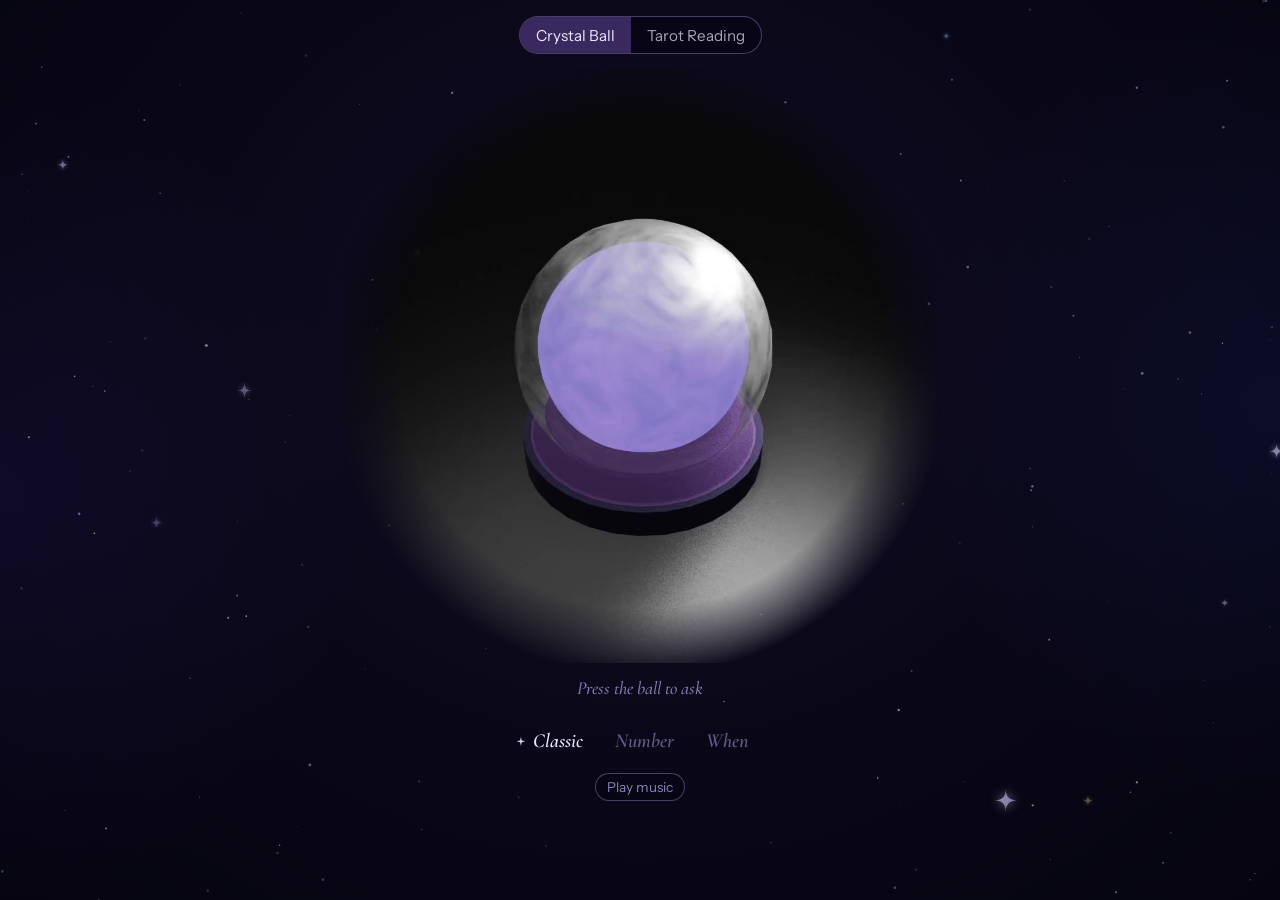
<file: index.html>
<!doctype html>
<html lang="en">
<head>
  <meta charset="utf-8">
  <meta name="viewport" content="width=device-width, initial-scale=1">
  <title>Magic Eight Ball</title>
  <link rel="preconnect" href="https://fonts.googleapis.com">
  <link rel="preconnect" href="https://fonts.gstatic.com" crossorigin>
  <link href="https://fonts.googleapis.com/css2?family=Cormorant+Garamond:ital,wght@1,500;1,600&family=Instrument+Sans:wght@400;500&display=swap" rel="stylesheet">
  <link rel="stylesheet" href="style.css">
</head>
<body>
  <canvas id="stars" aria-hidden="true"></canvas>
  <main>
    <audio id="background-music" src="Wizard_Tower_Theme.mp3"
           loop preload="auto" autoplay></audio>
    <nav class="page-switch" aria-label="Pages">
      <a class="page-link is-active" href="index.html" aria-current="page">Crystal Ball</a>
      <a class="page-link" href="tarot.html">Tarot Reading</a>
    </nav>

    <section class="mode-panel" id="orb-panel">
      <audio id="fart-sound" src="fart_sound.wav" preload="auto"></audio>
    <div class="frame" id="frame">
        <div class="stage">
          <video id="loop" src="eightball.mp4" poster="poster.jpg"
                 autoplay loop muted playsinline preload="auto" aria-hidden="true"></video>
          <div class="window" aria-hidden="true">
            <p class="answer" id="answer"></p>
          </div>
        </div>
        <button class="hit" id="hit" type="button" aria-label="Ask the ball"></button>
      </div>

      <p class="hint" id="hint">Press the ball to ask</p>

      <fieldset class="types" id="types">
        <legend class="sr">Answer type</legend>
      </fieldset>
    </section>

    <button class="music-toggle" id="music-toggle" type="button"
            aria-pressed="true">Play music</button>

    <p class="sr" id="live" aria-live="polite"></p>
  </main>
  <script src="stars.js"></script>
  <script src="script.js"></script>
</body>
</html>
</file>
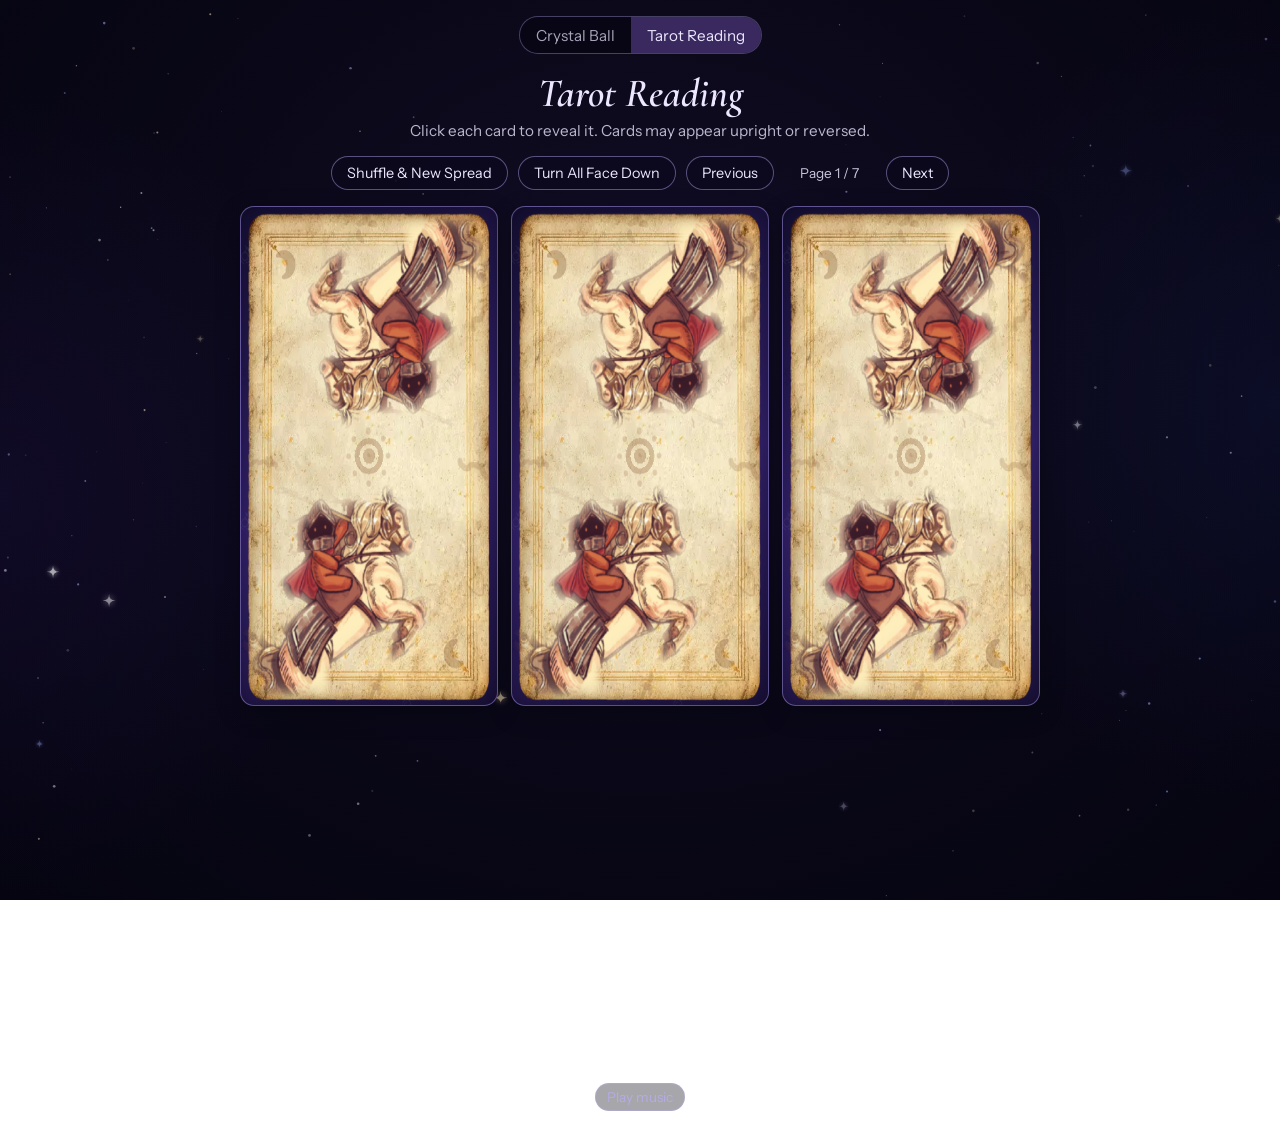
<file: tarot.html>
<!doctype html>
<html lang="en">
<head>
  <meta charset="utf-8">
  <meta name="viewport" content="width=device-width, initial-scale=1">
  <title>Tarot Reading</title>
  <link rel="preconnect" href="https://fonts.googleapis.com">
  <link rel="preconnect" href="https://fonts.gstatic.com" crossorigin>
  <link href="https://fonts.googleapis.com/css2?family=Cormorant+Garamond:ital,wght@1,500;1,600&family=Instrument+Sans:wght@400;500&display=swap" rel="stylesheet">
  <link rel="stylesheet" href="style.css">
</head>
<body>
  <canvas id="stars" aria-hidden="true"></canvas>
  <main>
    <audio id="background-music" src="Ghostly_Combat.mp3"
           loop preload="auto" autoplay></audio>
    <audio id="flip-sound" src="flipcard.wav" preload="auto"></audio>

    <nav class="page-switch" aria-label="Pages">
      <a class="page-link" href="index.html">Crystal Ball</a>
      <a class="page-link is-active" href="tarot.html" aria-current="page">Tarot Reading</a>
    </nav>

    <section class="mode-panel tarot-panel" id="tarot-panel">
      <div class="tarot-header">
        <h2>Tarot Reading</h2>
        <p>Click each card to reveal it. Cards may appear upright or reversed.</p>
      </div>

      <div class="tarot-controls">
        <button class="tarot-btn" id="shuffle-tarot" type="button">Shuffle &amp; New Spread</button>
        <button class="tarot-btn" id="reset-tarot" type="button">Turn All Face Down</button>
        <button class="tarot-btn" id="tarot-prev" type="button">Previous</button>
        <span class="tarot-page" id="tarot-page" aria-live="polite">Page 1 / 1</span>
        <button class="tarot-btn" id="tarot-next" type="button">Next</button>
      </div>

      <div class="tarot-deck" id="tarot-deck" aria-live="polite"></div>
    </section>

    <button class="music-toggle" id="music-toggle" type="button"
            aria-pressed="true">Play music</button>

    <p class="sr" id="live" aria-live="polite"></p>
  </main>
  <script src="stars.js"></script>
  <script src="script.js"></script>
</body>
</html>
</file>
<file: style.css>
html,
body {
  min-height: 100%;
  height: auto;
  overflow-x: hidden;
  overflow-y: auto;
}

:root {
  --bg: #050410;
  --ink: #ece7ff;
  --lavender: #b9acf5;
  --violet: #6b4fa8;

  /* Where the glowing orb sits inside the 1080x1080 video (tweak if you re-render) */
  --orb-x: 50.5%;
  --orb-y: 47.2%;
  --window-size: 29%;   /* diameter of the dark circle, relative to the frame */
  --zoom: 1.75;         /* how far the camera pushes in */

  --size: min(94vw, 66svh, 760px);
}

* { box-sizing: border-box; }

body {
  margin: 0;
  min-height: 100svh;
  display: grid;
  place-items: center;
  background:
    radial-gradient(ellipse 40% 65% at 0% 55%, rgba(60, 34, 130, 0.16), transparent 70%),
    radial-gradient(ellipse 40% 65% at 100% 45%, rgba(30, 48, 130, 0.16), transparent 70%),
    radial-gradient(ellipse at 50% 38%, #120d26 0%, #0a0818 50%, var(--bg) 100%);
  background-attachment: fixed;
  color: var(--ink);
  font-family: "Instrument Sans", system-ui, sans-serif;
}

#stars {
  position: fixed;
  inset: 0;
  width: 100%;
  height: 100%;
  z-index: 0;
  pointer-events: none;
}

main {
  position: relative;
  z-index: 1;
  display: flex;
  flex-direction: column;
  align-items: center;
  gap: 0.9rem;
  padding: 1rem 0.6rem;
  width: 100%;
  min-height: 100svh;
  height: auto;
}

.mode-switch {
  display: inline-flex;
  border: 1px solid rgba(185, 172, 245, 0.35);
  border-radius: 999px;
  background: rgba(5, 4, 16, 0.45);
  overflow: hidden;
}

.page-switch {
  display: inline-flex;
  flex: 0 0 auto;
  min-height: 2.4rem;
  border: 1px solid rgba(185, 172, 245, 0.35);
  border-radius: 999px;
  background: rgba(5, 4, 16, 0.45);
  overflow: hidden;
}

.page-link {
  display: inline-flex;
  align-items: center;
  text-decoration: none;
  color: rgba(236, 231, 255, 0.7);
  padding: 0.5rem 1rem;
  font-family: "Instrument Sans", system-ui, sans-serif;
  font-size: 0.95rem;
  transition: background 200ms ease, color 200ms ease;
}

.page-link:hover {
  color: var(--ink);
}

.page-link.is-active {
  background: rgba(107, 79, 168, 0.5);
  color: var(--ink);
}

.page-link:focus-visible {
  outline: 1px solid var(--lavender);
  outline-offset: -1px;
}

.mode-btn {
  border: 0;
  background: transparent;
  color: rgba(236, 231, 255, 0.7);
  padding: 0.5rem 1rem;
  font-family: "Instrument Sans", system-ui, sans-serif;
  font-size: 0.95rem;
  cursor: pointer;
  transition: background 200ms ease, color 200ms ease;
}

.mode-btn:hover {
  color: var(--ink);
}

.mode-btn.is-active {
  background: rgba(107, 79, 168, 0.5);
  color: var(--ink);
}

.mode-btn:focus-visible {
  outline: 1px solid var(--lavender);
  outline-offset: -1px;
}

.mode-panel {
  width: min(94vw, 1000px);
  display: flex;
  flex-direction: column;
  align-items: center;
  gap: 0.9rem;
  max-height: calc(100svh - 180px);
}

.sr {
  position: absolute; width: 1px; height: 1px; overflow: hidden;
  clip: rect(0 0 0 0); white-space: nowrap; border: 0; padding: 0; margin: -1px;
}

/* ---------- The ball ---------- */

.frame {
  position: relative;
  width: var(--size);
  aspect-ratio: 1;
  overflow: hidden;
  container-type: inline-size;
  /* feathers the video's edges into the page background */
  -webkit-mask-image: radial-gradient(circle, #000 58%, transparent 74%);
          mask-image: radial-gradient(circle, #000 58%, transparent 74%);
}

.stage {
  position: absolute;
  inset: 0;
  transform-origin: var(--orb-x) var(--orb-y);
  /* closing: wait for the text to leave, then ease back out */
  transition: transform 850ms cubic-bezier(0.55, 0.05, 0.35, 1) 300ms;
}
.frame.is-open .stage {
  /* opening: fast start, long soft landing */
  transition: transform 1000ms cubic-bezier(0.16, 0.84, 0.24, 1);
  transform: scale(var(--zoom));
}

video {
  position: absolute;
  inset: 0;
  width: 100%;
  height: 100%;
  object-fit: cover;
  display: block;
}

.hit {
  position: absolute;
  inset: 0;
  width: 100%;
  height: 100%;
  background: none;
  border: 0;
  padding: 0;
  cursor: pointer;
  -webkit-tap-highlight-color: transparent;
  border-radius: 50%;
}
.hit:focus-visible {
  outline: 2px solid var(--lavender);
  outline-offset: -18%;
}

/* ---------- The dark window ---------- */

.window {
  position: absolute;
  left: var(--orb-x);
  top: var(--orb-y);
  width: var(--window-size);
  aspect-ratio: 1;
  translate: -50% -50%;
  border-radius: 50%;
  display: grid;
  place-items: center;
  background: radial-gradient(circle, rgba(4, 2, 10, 0.78) 0%, rgba(4, 2, 10, 0.86) 100%);
  box-shadow: inset 0 0 6cqw rgba(0, 0, 0, 0.7), 0 0 3cqw rgba(107, 79, 168, 0.35);
  backdrop-filter: blur(1.5px);
  scale: 0.35;
  opacity: 0;
  pointer-events: none;
  /* closing: after the text fades, shrink away */
  transition: scale 380ms cubic-bezier(0.5, 0, 0.75, 0) 120ms,
              opacity 300ms ease 160ms;
}
.frame.is-open .window {
  scale: 1;
  opacity: 1;
  /* opening: appears once the zoom is mostly done, with a slight overshoot */
  transition: scale 750ms cubic-bezier(0.2, 1.35, 0.4, 1) 550ms,
              opacity 400ms ease 550ms;
}

.answer {
  margin: 0;
  width: 78%;
  text-align: center;
  text-wrap: balance;
  font-family: "Cormorant Garamond", Georgia, serif;
  font-style: italic;
  font-weight: 600;
  line-height: 1.05;
  color: var(--ink);
  text-shadow: 0 0 1.4cqw rgba(185, 172, 245, 0.7);
  font-size: 3.4cqw;
  opacity: 0;
  filter: blur(6px);
  transition: opacity 180ms ease, filter 180ms ease;
}
.answer[data-size="short"] { font-size: 7cqw; }
.answer[data-size="long"]  { font-size: 2.8cqw; }
.answer[data-size="num"]   { font-size: 11cqw; line-height: 1; }

.frame.is-open .answer {
  opacity: 1;
  filter: blur(0);
  transition: opacity 650ms ease 1050ms, filter 650ms ease 1050ms;
}

/* ---------- Controls ---------- */

.hint {
  margin: 0;
  min-height: 1.4em;
  font-family: "Cormorant Garamond", Georgia, serif;
  font-style: italic;
  font-weight: 500;
  font-size: 1.15rem;
  color: var(--lavender);
  opacity: 0.7;
}

.types {
  display: flex;
  flex-wrap: wrap;
  justify-content: center;
  gap: 0.4rem 2rem;
  border: 0;
  padding: 0;
  margin: 0.4rem 0 0;
  max-width: 92vw;
}

.choice {
  position: relative;
  padding: 0.35rem 0;
  background: none;
  border: 0;
  cursor: pointer;
  font-family: "Cormorant Garamond", Georgia, serif;
  font-style: italic;
  font-weight: 600;
  font-size: 1.25rem;
  line-height: 1.2;
  color: rgba(185, 172, 245, 0.5);
  transition: color 250ms;
  -webkit-tap-highlight-color: transparent;
}
.choice:hover { color: rgba(185, 172, 245, 0.85); }
.choice:focus-visible { outline: 1px solid var(--lavender); outline-offset: 4px; }

/* a small four-point star, like the ones in the sky, marks the choice */
.choice::before {
  content: "";
  position: absolute;
  left: -1rem;
  top: 50%;
  width: 0.55rem;
  height: 0.55rem;
  margin-top: -0.275rem;
  background: var(--ink);
  clip-path: polygon(50% 0, 60% 40%, 100% 50%, 60% 60%, 50% 100%, 40% 60%, 0 50%, 40% 40%);
  opacity: 0;
  transform: scale(0.3) rotate(-45deg);
  transition: opacity 250ms, transform 350ms cubic-bezier(0.2, 1.3, 0.4, 1);
}
.choice[aria-pressed="true"] { color: var(--ink); }
.choice[aria-pressed="true"]::before { opacity: 0.9; transform: none; }

.music-toggle {
  padding: 0.3rem 0.7rem;
  border: 1px solid rgba(185, 172, 245, 0.35);
  border-radius: 999px;
  background: rgba(5, 4, 16, 0.35);
  color: rgba(185, 172, 245, 0.75);
  cursor: pointer;
  font: inherit;
  font-size: 0.85rem;
  transition: border-color 250ms, color 250ms, background 250ms;
  -webkit-tap-highlight-color: transparent;
}
.music-toggle:hover {
  border-color: rgba(185, 172, 245, 0.75);
  color: var(--ink);
  background: rgba(107, 79, 168, 0.2);
}
.music-toggle:focus-visible {
  outline: 1px solid var(--lavender);
  outline-offset: 3px;
}

/* ---------- Tarot ---------- */

.tarot-panel {
  gap: 1rem;
  max-height: none;
  min-height: 1000px;
  padding: 0 0.3rem 0.5rem;
}

.tarot-header {
  text-align: center;
}

.tarot-header h2 {
  margin: 0;
  font-family: "Cormorant Garamond", Georgia, serif;
  font-style: italic;
  font-weight: 600;
  font-size: clamp(1.7rem, 3.8vw, 2.5rem);
}

.tarot-header p {
  margin: 0.25rem 0 0;
  color: rgba(236, 231, 255, 0.78);
  font-size: 0.95rem;
}

.tarot-controls {
  display: flex;
  gap: 0.6rem;
  flex-wrap: wrap;
  justify-content: center;
  align-items: center;
}

.tarot-page {
  min-width: 5.8rem;
  text-align: center;
  font-size: 0.85rem;
  color: rgba(236, 231, 255, 0.85);
}

.tarot-btn {
  padding: 0.45rem 0.95rem;
  border: 1px solid rgba(185, 172, 245, 0.45);
  border-radius: 999px;
  background: rgba(12, 9, 30, 0.62);
  color: var(--ink);
  font-family: "Instrument Sans", system-ui, sans-serif;
  font-size: 0.9rem;
  cursor: pointer;
  transition: transform 200ms ease, border-color 200ms ease, background 200ms ease;
}

.tarot-btn:hover {
  transform: translateY(-1px);
  border-color: rgba(185, 172, 245, 0.9);
  background: rgba(41, 23, 90, 0.58);
}

.tarot-btn:focus-visible {
  outline: 1px solid var(--lavender);
  outline-offset: 2px;
}

.tarot-deck {
  min-width: 800px;
  flex: 0 0 auto;
  min-height: 500px;
  display: grid;
  grid-template-columns: repeat(3, minmax(0, 1fr));
  gap: 0.85rem;
}

.tarot-card {
  border: 0;
  background: none;
  padding: 0;
  cursor: pointer;
  height: 100%;
  min-height: 0;
}

.tarot-card:focus-visible {
  outline: 2px solid var(--lavender);
  outline-offset: 2px;
  border-radius: 14px;
}

.tarot-card-inner {
  position: relative;
  width: 100%;
  height: 100%;
  border-radius: 14px;
  transform-style: preserve-3d;
  transition: transform 850ms cubic-bezier(0.16, 0.9, 0.2, 1.02);
}

.tarot-card.is-revealed .tarot-card-inner {
  transform: rotateY(180deg);
}

.tarot-face {
  position: absolute;
  inset: 0;
  border-radius: 14px;
  backface-visibility: hidden;
  overflow: hidden;
}

.tarot-back {
  border: 1px solid rgba(185, 172, 245, 0.4);
  background:
    url("TarotBacking.png") center / 100% 100% no-repeat,
    linear-gradient(160deg, #161036 0%, #34226f 55%, #1d133f 100%);
  box-shadow: inset 0 0 26px rgba(0, 0, 0, 0.35), 0 8px 24px rgba(0, 0, 0, 0.25);
  display: grid;
  place-items: center;
}

.tarot-back span {
  display: none;
  font-family: "Cormorant Garamond", Georgia, serif;
  font-size: 1.05rem;
  letter-spacing: 0.08em;
  text-transform: uppercase;
  color: rgba(236, 231, 255, 0.92);
  text-shadow: 0 0 12px rgba(236, 231, 255, 0.42);
}

.tarot-front {
  transform: rotateY(180deg);
  background: linear-gradient(180deg, rgba(22, 16, 54, 0.97) 0%, rgba(10, 8, 24, 0.98) 100%);
  border: 1px solid rgba(185, 172, 245, 0.35);
  display: grid;
  grid-template-rows: minmax(0, 1fr) auto;
  min-height: 0;
}

.tarot-image-wrap {
  position: relative;
  min-height: 0;
  height: 100%;
  background: rgba(0, 0, 0, 0.28);
  display: grid;
  place-items: center;
  padding: 0.1rem;
  overflow: hidden;
  border-bottom: 1px solid rgba(185, 172, 245, 0.35);
}

.tarot-image {
  width: auto;
  height: 100%;
  max-width: 100%;
  display: block;
}

.tarot-image.is-reversed {
  transform: rotate(180deg);
}

.tarot-front-content {
  min-height: 0;
  padding: 0.52rem 0.58rem;
  display: flex;
  flex-direction: column;
  align-items: center;
  gap: 0.3rem;
  overflow: visible;
  position: relative;
  z-index: 1;
  background: rgba(10, 8, 24, 0.98);
}

.tarot-name {
  margin: 0;
  font-family: "Cormorant Garamond", Georgia, serif;
  font-style: italic;
  font-size: clamp(1.25rem, 1.8vw, 1.45rem);
  line-height: 1.15;
  color: var(--ink);
  text-shadow: 0 0 10px rgba(185, 172, 245, 0.22);
}

.tarot-orientation {
  margin: 0;
  font-size: 0.85rem;
  letter-spacing: 0.06em;
  text-transform: uppercase;
  color: rgba(185, 172, 245, 0.9);
}

.tarot-meaning {
  margin: 0;
  font-family: "Instrument Sans", system-ui, sans-serif;
  font-size: clamp(0.9rem, 1.25vw, 1.05rem);
  line-height: 1.35;
  text-align: center;
  color: rgba(236, 231, 255, 0.9);
}

@media (prefers-reduced-motion: reduce) {
  .choice::before { transition: none; }
  :root { --zoom: 1; }
  .stage, .frame.is-open .stage { transition: none; }
  .window, .frame.is-open .window { transition: opacity 200ms ease; scale: 1; }
  .answer, .frame.is-open .answer { transition: opacity 200ms ease; filter: none; }
  .frame.is-open .window, .frame.is-open .answer { transition-delay: 0s; }
  .tarot-card-inner,
  .tarot-card.is-revealed .tarot-card-inner {
    transition: none;
  }
}

@media (max-width: 640px) {
  .mode-panel {
    max-height: calc(100svh - 170px);
  }

  .tarot-panel {
    height: auto;
    max-height: none;
  }

  .tarot-deck {
    grid-template-columns: repeat(2, minmax(0, 1fr));
  }

  .tarot-front {
    grid-template-rows: minmax(0, 1fr) auto;
  }
}
</file>
